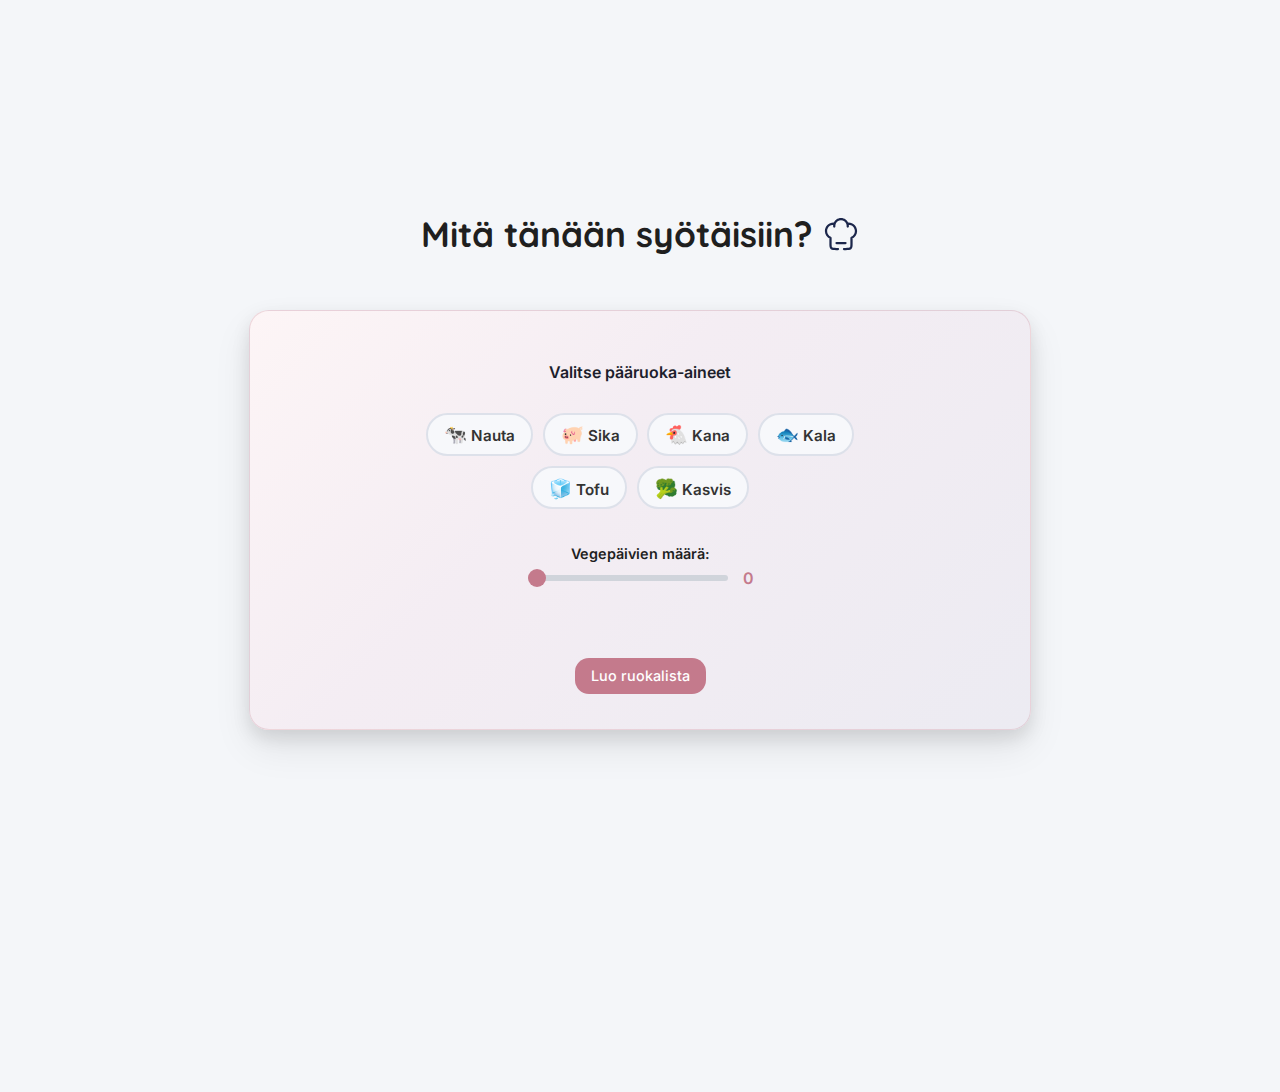
<file: index.html>
<!DOCTYPE html>
<html lang="fi">

<head>
  <meta charset="UTF-8">
  <title>Mitä tänään syötäisiin?</title>
<link rel="stylesheet" href="style.css">
</head>

<body>

 <h1>
  Mitä tänään syötäisiin?
  <img src="chef-hat-minimalistic.svg" alt="kokinhattu" class="hat-logo">
</h1>



  <div class="card show">
    <p class="main-ingredients-title">Valitse pääruoka-aineet</p>

    <div class="main-ingredients">

      <label>
  <input type="checkbox" value="nauta">
  <span><span class="ingredient-icon">🐄</span> Nauta</span>
</label>

<label>
  <input type="checkbox" value="sika">
  <span><span class="ingredient-icon">🐖</span> Sika</span>
</label>

<label>
  <input type="checkbox" value="kana">
  <span><span class="ingredient-icon">🐔</span> Kana</span>
</label>

<label>
  <input type="checkbox" value="kala">
  <span><span class="ingredient-icon">🐟</span> Kala</span>
</label>

<label>
  <input type="checkbox" value="tofu">
  <span><span class="ingredient-icon">🧊</span> Tofu</span>
</label>

<label>
  <input type="checkbox" value="kasvis">
  <span><span class="ingredient-icon">🥦</span> Kasvis</span>
</label>


    </div>


<div class="vege-slider-wrapper">
  <label for="vegeDaysSlider">Vegepäivien määrä:</label>
  <div class="vege-slider-row">
    <input type="range" id="vegeDaysSlider" min="0" max="7" value="0">
    <span id="vegeDaysValue">0</span>
  </div>
</div>


    <br>
    <button onclick="generateMealPlan()">Luo ruokalista</button>
  </div>

  <div id="overviewSection" class="card">
    <h2>Ruokalista</h2>
    <div id="overviewCard"></div>
  </div>

  <div id="mealSection" class="card">
    <h2>Reseptikortti</h2>
    <div id="mealPlan"></div>
  </div>

  <div id="printAllRecipes" style="display:none;"></div>


   <div id="shoppingSection" class="card">
    <details id="shoppingAccordion">
      <summary class="shopping-summary">
        Ostoslista
        <img class="chevron" src="chevron-down.svg" alt="">
      </summary>

      <div id="shoppingList" style="margin-top: 1rem;"></div>
    </details>
  </div>

  <script src="categories.js" defer></script>
  <script src="recipes.js" defer></script>
  <script src="main.js" defer></script>


<div id="printAllRecipes">
    <div id="printRecipes"></div>
    <div id="printShopping"></div>
</div>


</body>

</html>
</file>
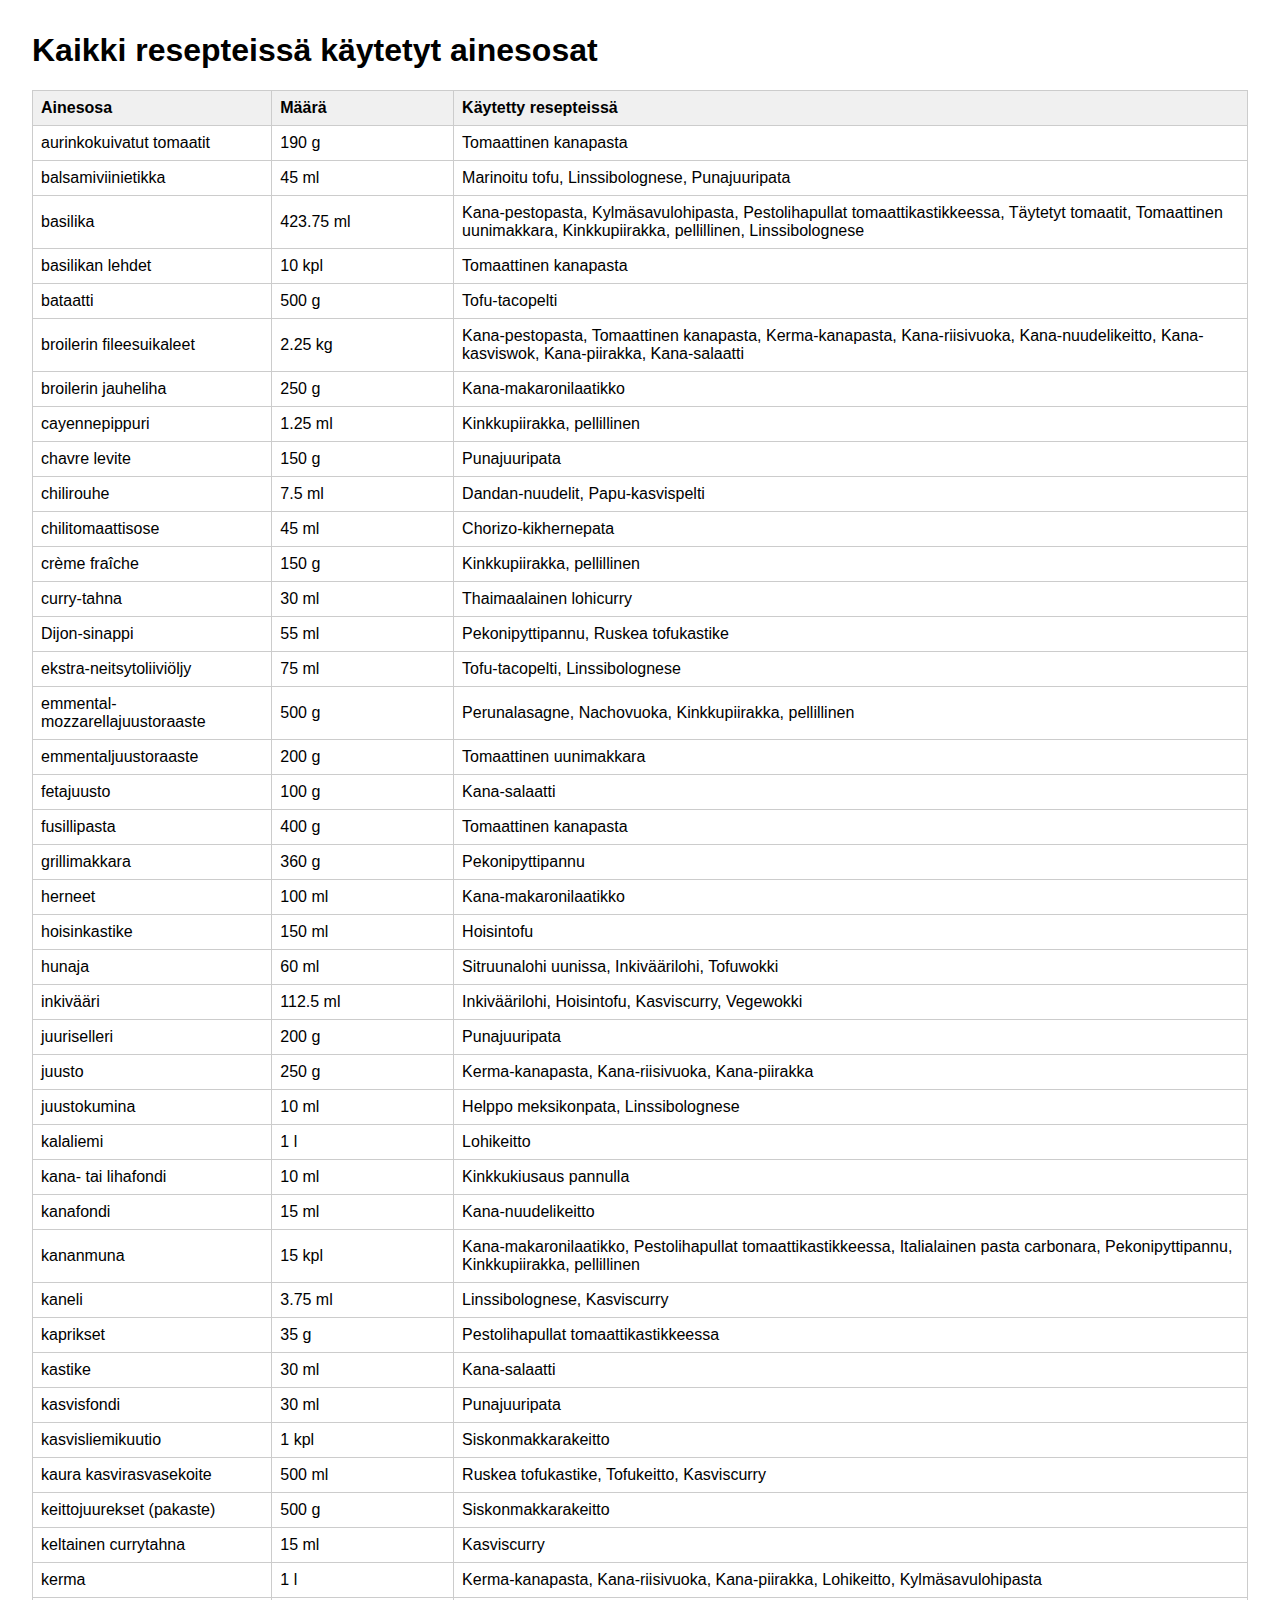
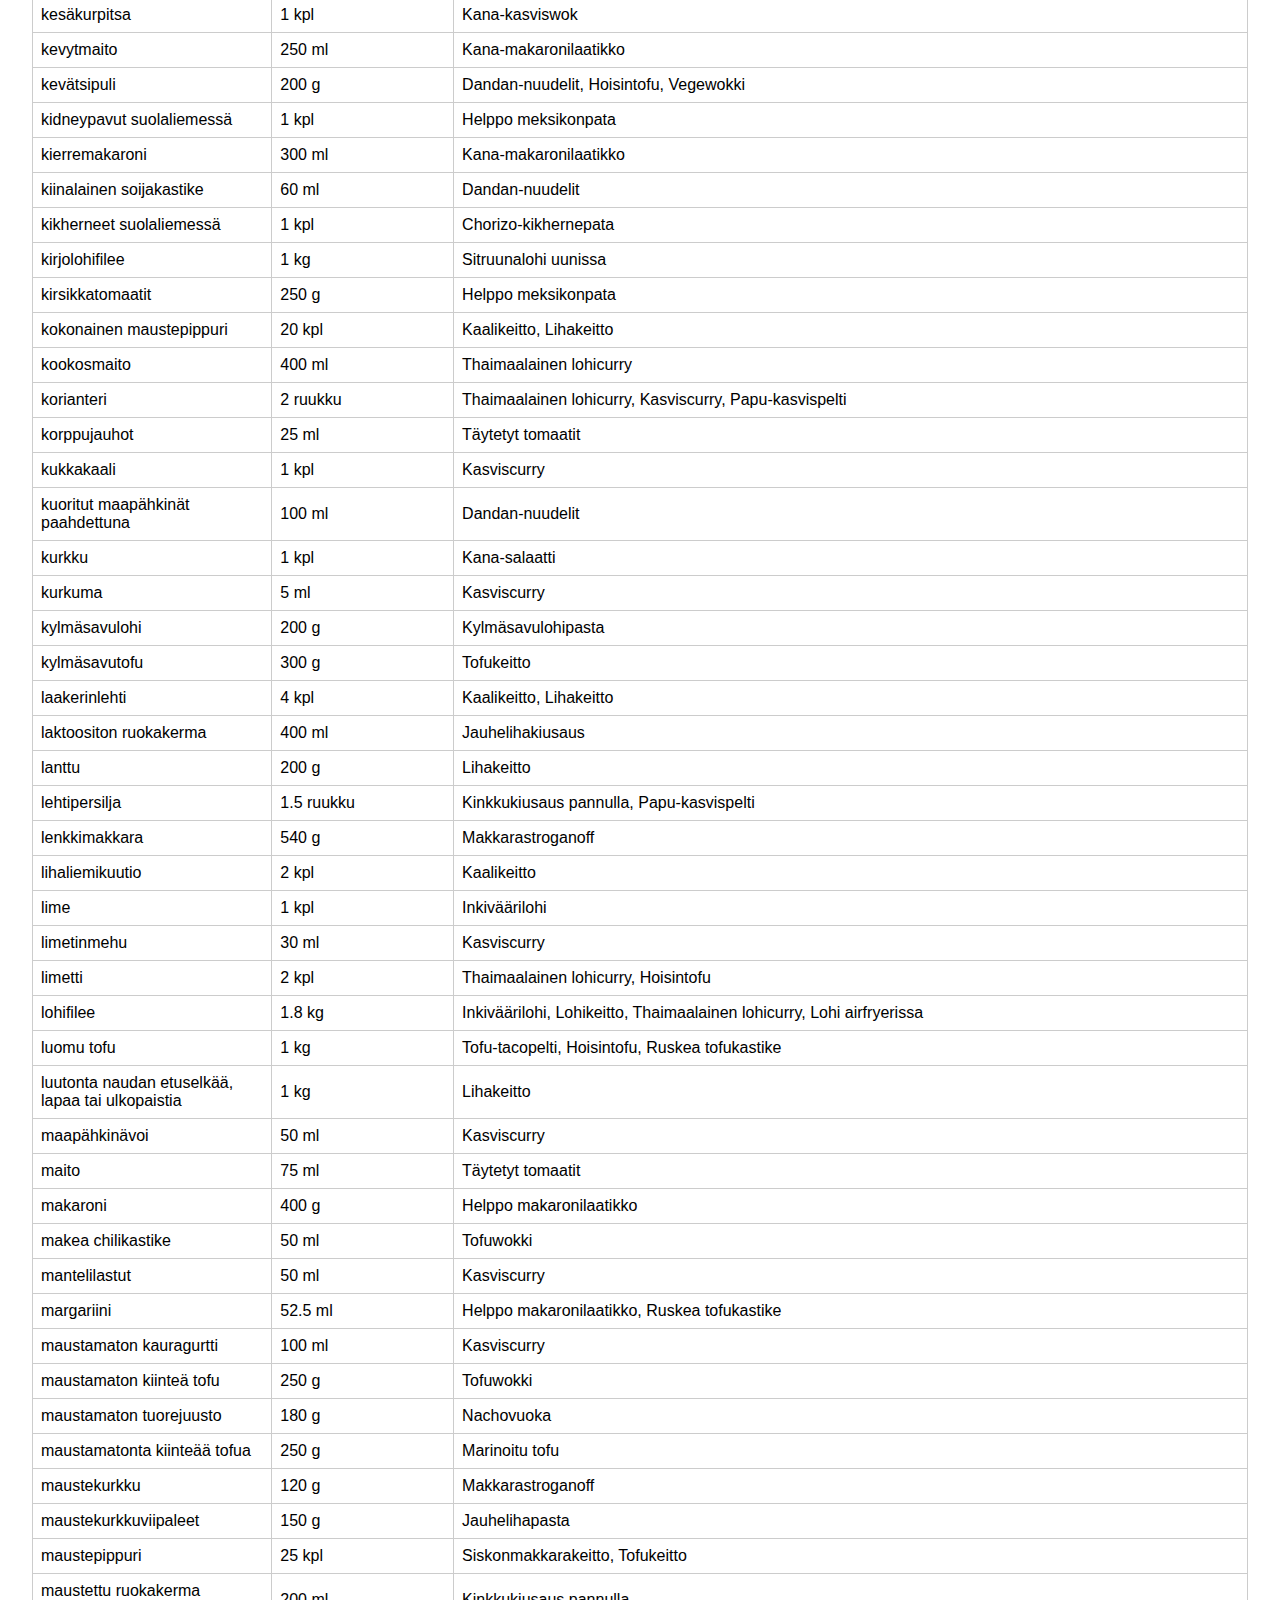
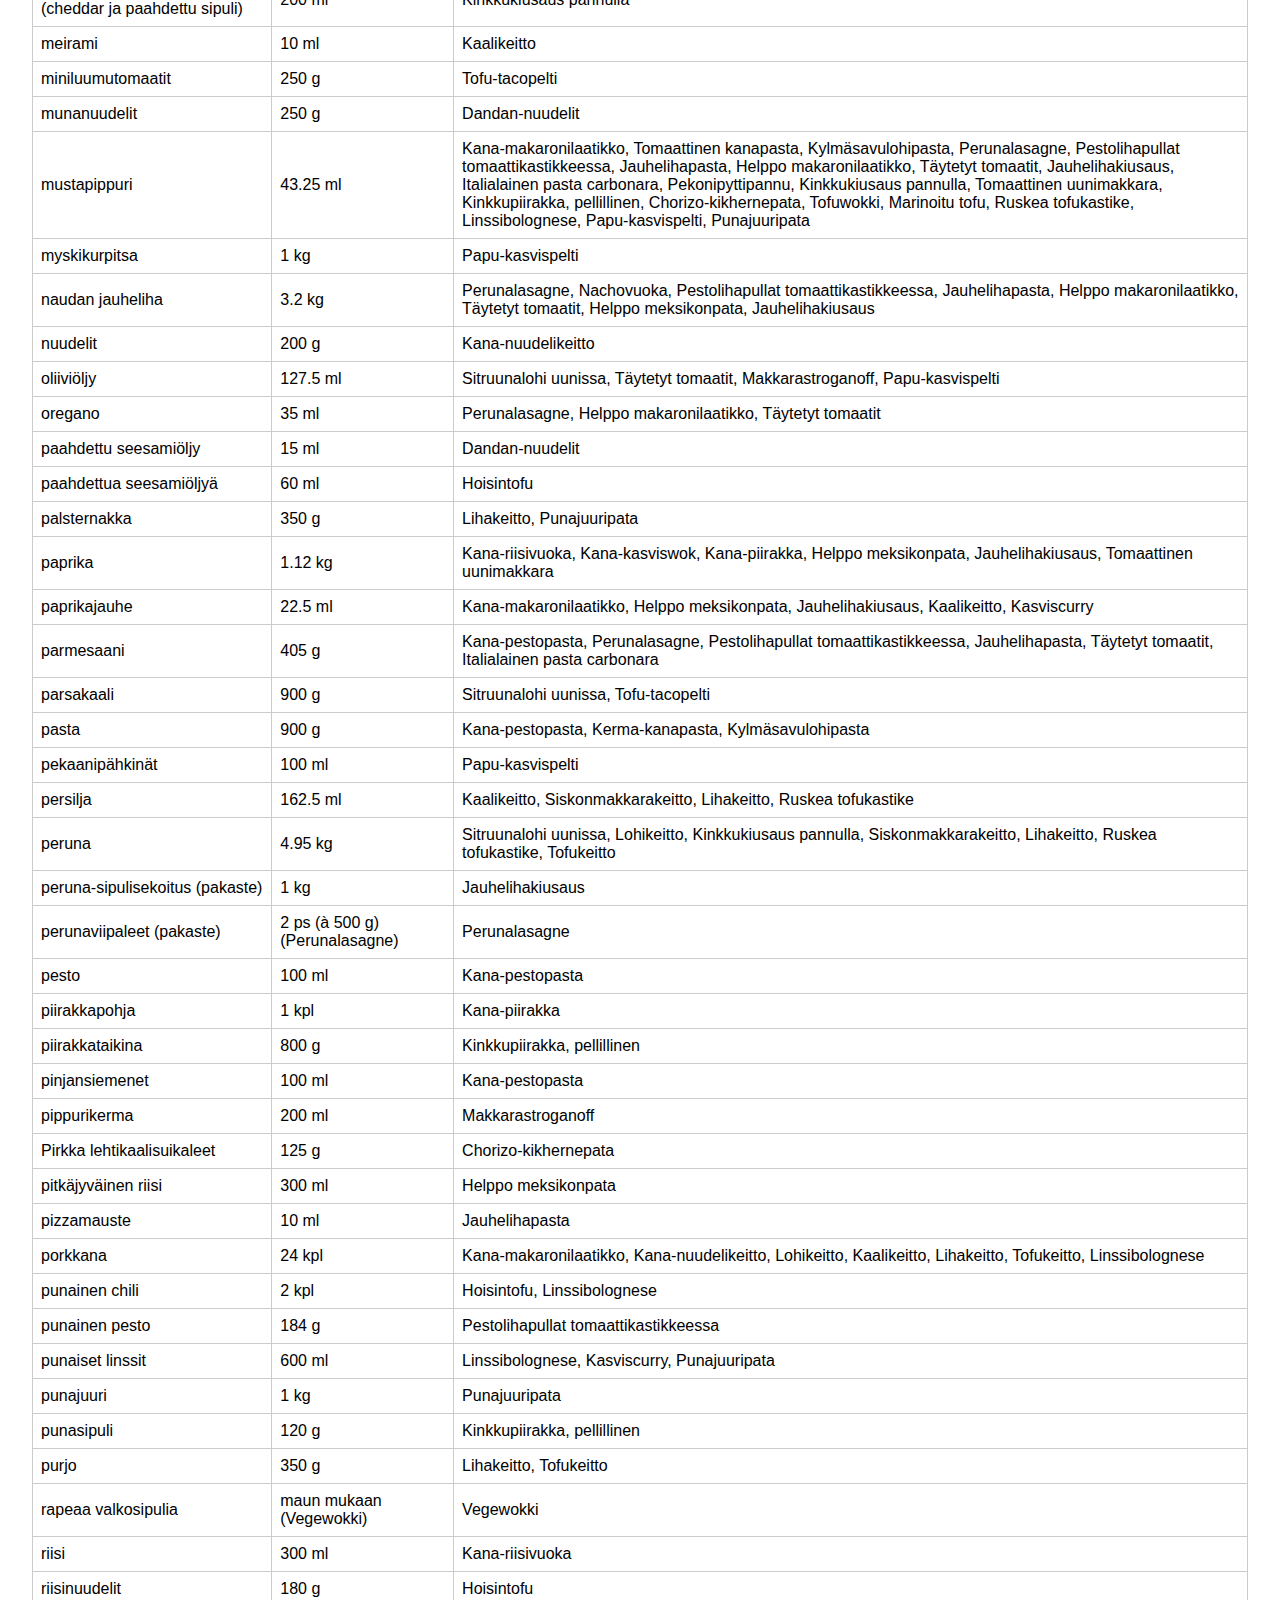
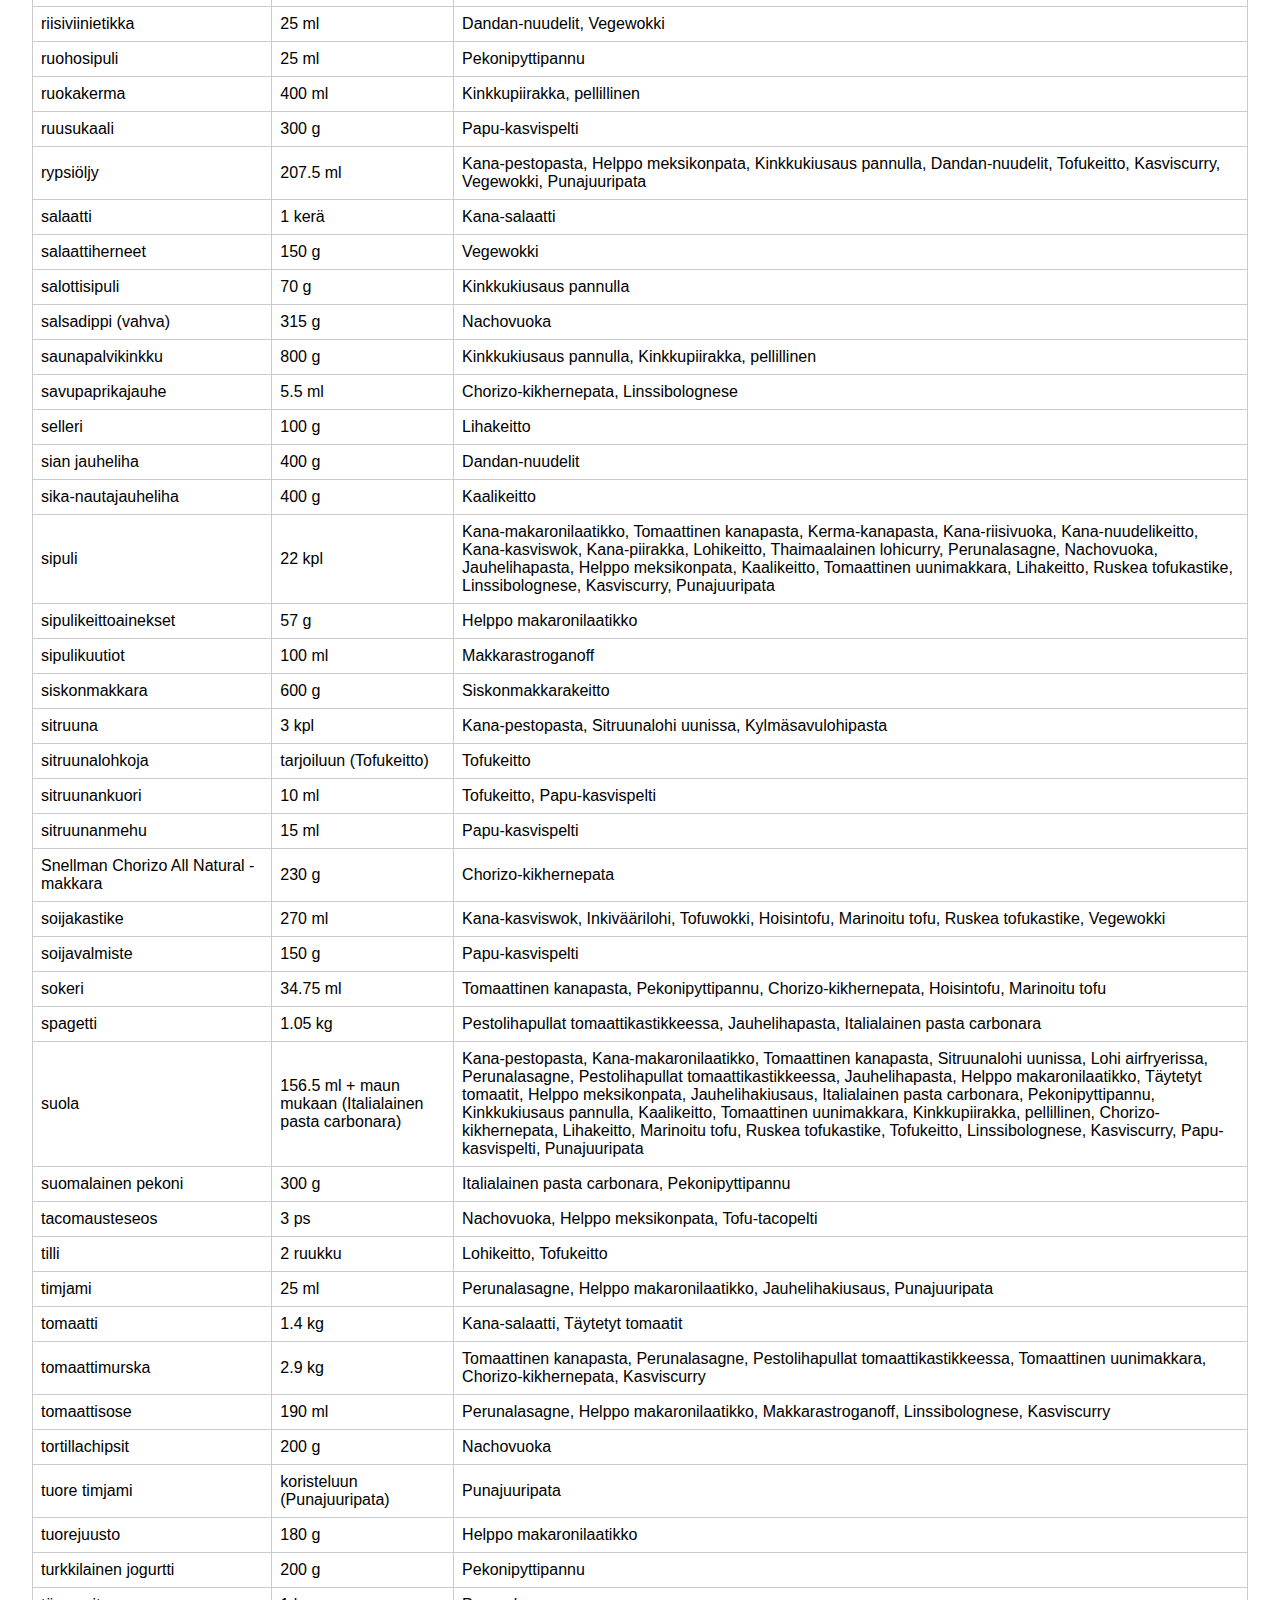
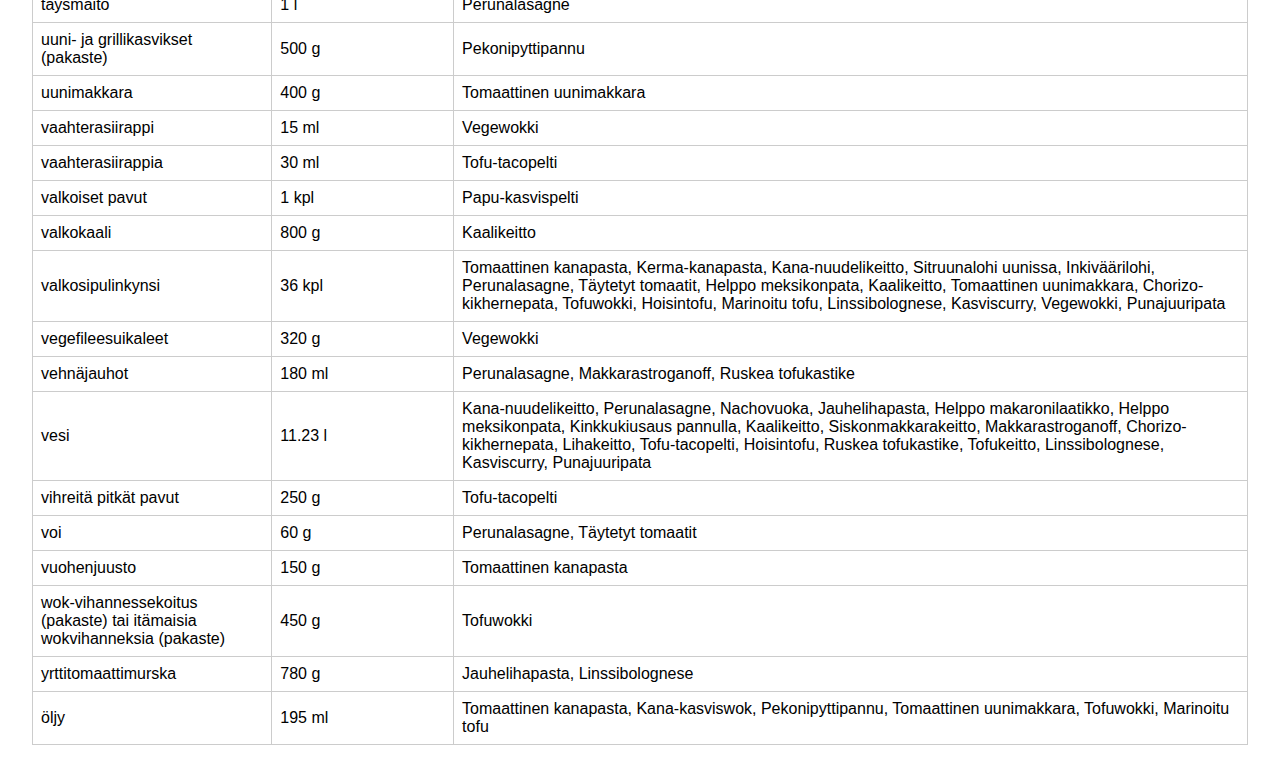
<file: test.html>
<!DOCTYPE html>
<html lang="fi">
<head>
  <meta charset="UTF-8">
  <title>Reseptien ainesosat</title>
  <style>
    body { font-family: Arial, sans-serif; margin: 2rem; }
    table { border-collapse: collapse; width: 100%; margin-top: 1rem; }
    th, td { border: 1px solid #ccc; padding: 0.5rem; text-align: left; }
    th { background-color: #f0f0f0; }
  </style>
  <script src="recipes.js" defer></script>
  <script src="tester.js" defer></script>
</head>
<body>
  <h1>Kaikki resepteissä käytetyt ainesosat</h1>
  <div id="ingredientList"></div>
</body>
</html>
</file>
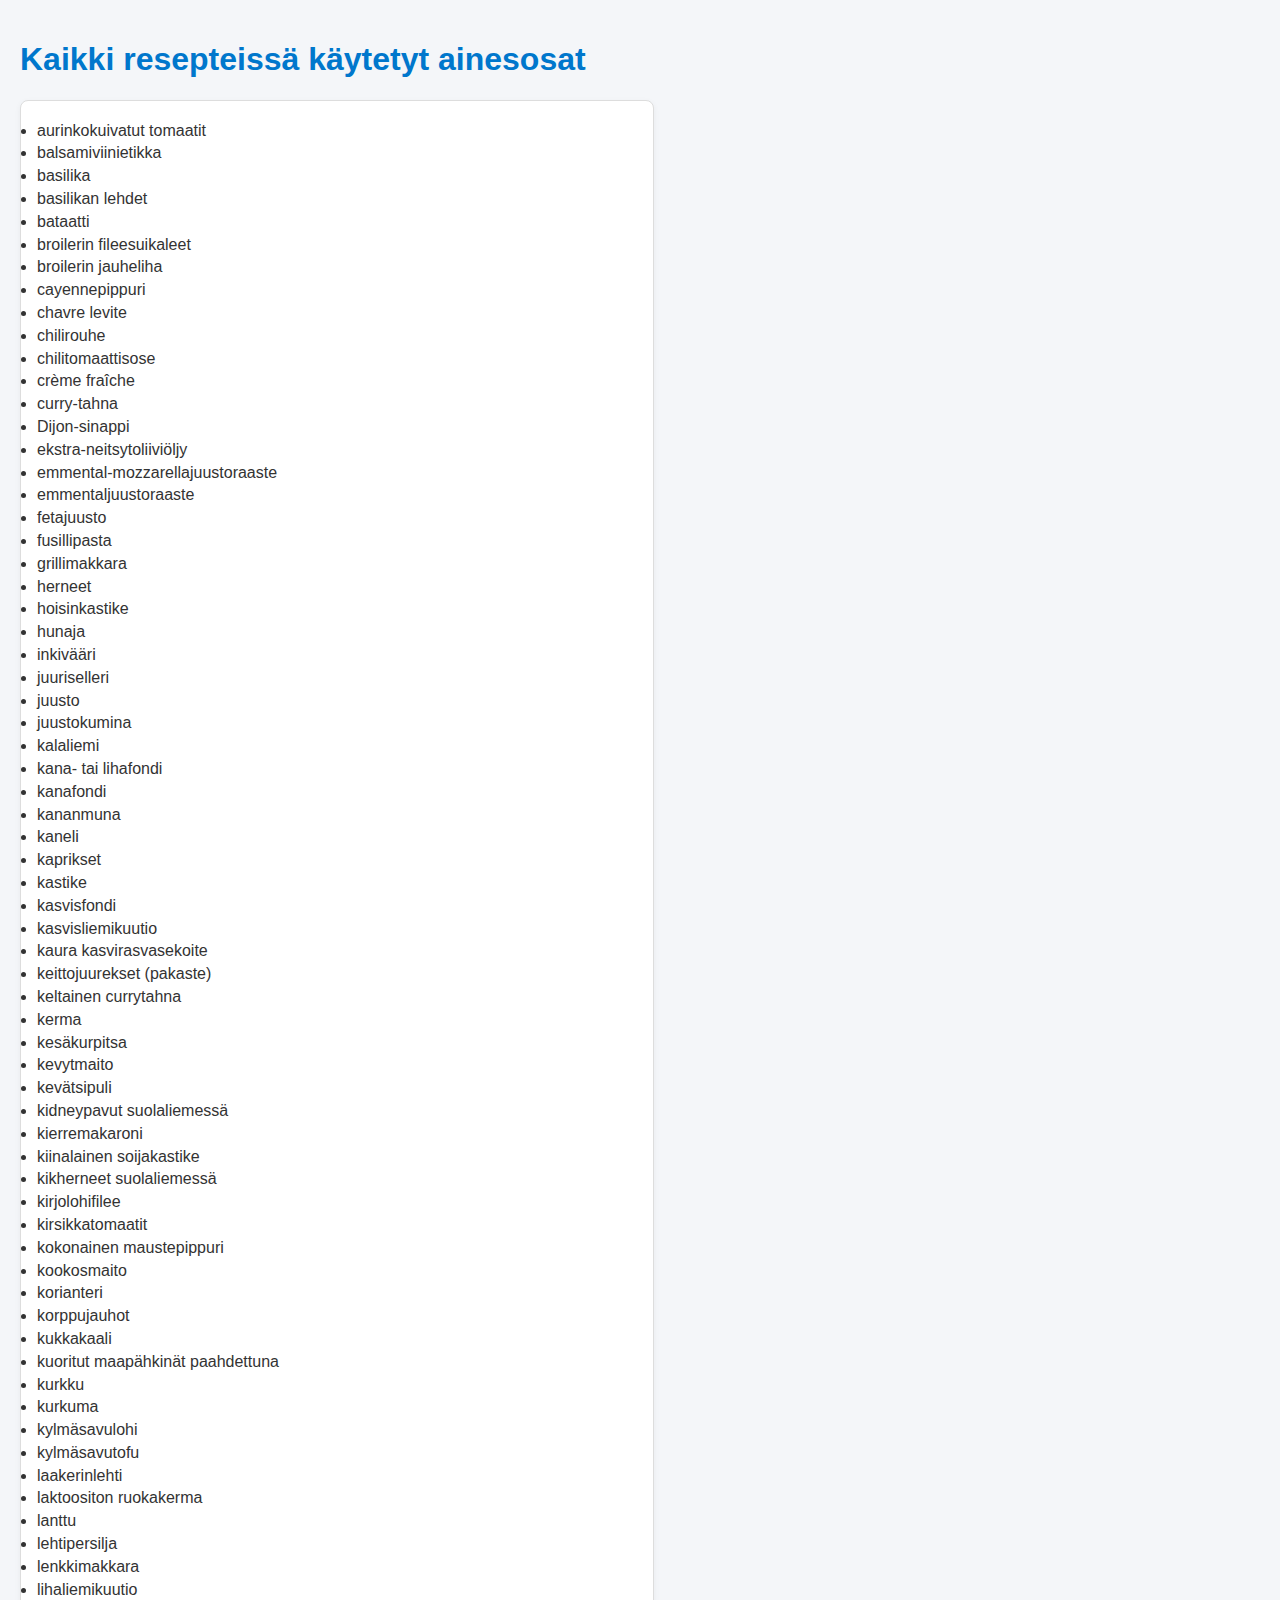
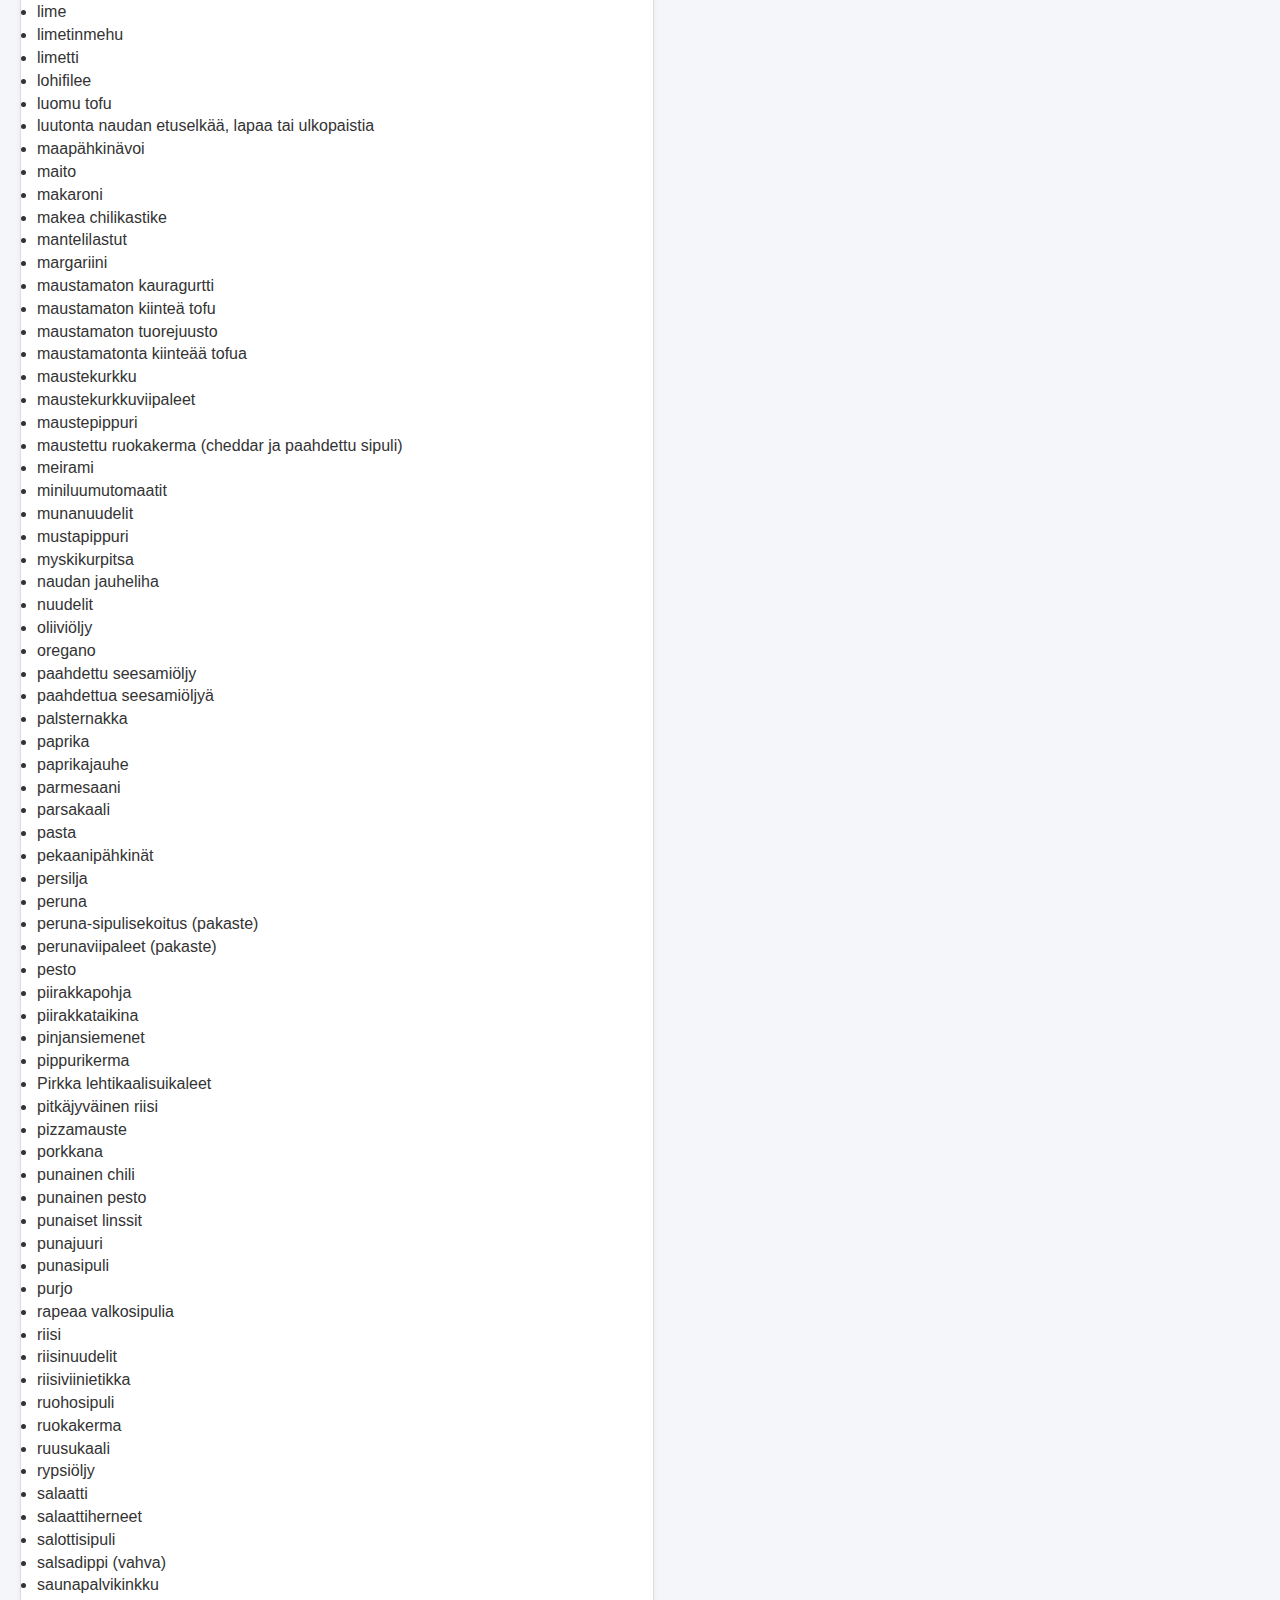
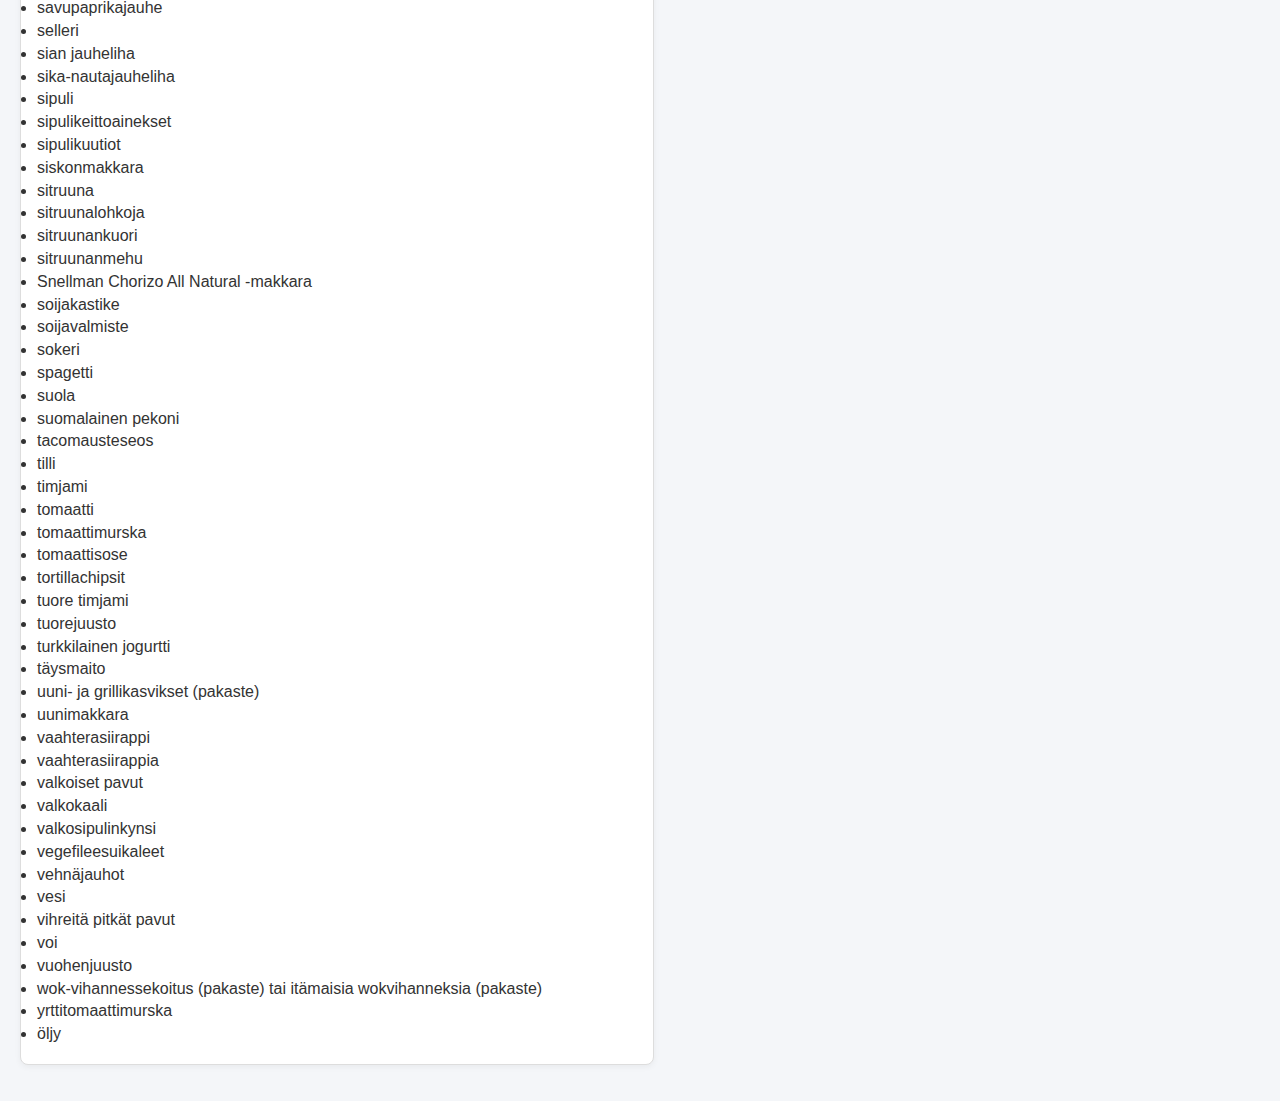
<file: tester2.html>
<!DOCTYPE html>
<html lang="fi">
<head>
  <meta charset="UTF-8">
  <title>Ainesosat – Tester2</title>
  <style>
    body {
      font-family: 'Segoe UI', Arial, sans-serif;
      background: #f4f6f9;
      color: #333;
      margin: 0;
      padding: 20px;
    }

    h1 {
      color: #0077cc;
    }

    ul {
      list-style-type: disc;
      padding-left: 1.5rem;
      background: #fff;
      border: 1px solid #ddd;
      border-radius: 8px;
      box-shadow: 0 2px 6px rgba(0,0,0,0.05);
      padding: 1rem;
      max-width: 600px;
    }

    li {
      margin: 0.3rem 0;
    }
  </style>
  <script src="recipes.js" defer></script>
  <script src="tester2.js" defer></script>
</head>
<body>
  <h1>Kaikki resepteissä käytetyt ainesosat</h1>
  <div id="ingredientList"></div>
</body>
</html>
</file>
<file: style.css>
/* ---------------------------------------------------
   FONTIT & PERUSASETUKSET
------------------------------------------------------ */

@import url('https://fonts.googleapis.com/css2?family=Inter:wght@300;400;500;600;700&display=swap');
@import url('https://fonts.googleapis.com/css2?family=Quicksand:wght@600;700&display=swap');


body {
    font-family: "Inter", Arial, sans-serif;
    background: #f4f6f9;
    margin: 0;
    padding: 2rem;
    color: #1f1f1f;
    font-size: 0.9rem;
}

h1 {
    font-family: "Quicksand", sans-serif;
    text-align: center;
    margin-bottom: 1rem;
    margin-top: 20vh;
    font-size: 2.2rem;
    font-weight: 700;
    display: flex;
    justify-content: center;
    align-items: center;
    gap: 0.6rem;
}


.hat-logo {
    width: 36px;
    height: 36px;
    display: inline-flex;
    align-items: center;
    justify-content: center;
}

.hat-logo svg {
    display: block;
}



h2 {
    font-size: 1.2rem;
    margin-bottom: 0.8rem;
    color: #1d1e2c;
    font-weight: 600;
}


h2,
.recipe-title,
#shoppingAccordion summary {
    font-family: "Quicksand", sans-serif;
}


h3 {
    font-size: 1.1rem;
}

h4 {
    font-size: 1rem;
}



/* ---------------------------------------------------
   KORTIT
------------------------------------------------------ */

.card {
    background: #fff;
    padding: 1rem 1.5rem;
    border-radius: 14px;
    box-shadow: 0 4px 12px rgba(0, 0, 0, 0.08);
    margin: 0 auto 1.5rem;
    width: 700px;
    opacity: 0;
    transform: translateY(10px);
    transition: opacity 0.4s ease, transform 0.4s ease;
}

.card.show {
    opacity: 1;
    transform: translateY(0);
}



/* ---------------------------------------------------
   PÄÄRAAKA-AINEVALINNAT
------------------------------------------------------ */

.main-ingredients {
    display: flex;
    flex-wrap: wrap;
    gap: 0.6rem;
    justify-content: center;
    max-width: 520px;
}

.main-ingredients-title {
    font-weight: 600;
    font-size: 1rem;
    color: #1d1e2c;
    margin-bottom: 0.5rem;
}


.main-ingredients label {
    display: inline-flex;
    align-items: center;
    gap: 0.45rem;

    padding: 0.55rem 1rem;
    border-radius: 24px;

    background: #f7f8fb;
    border: 2px solid #dde1ea;
    color: #333;

    font-size: 0.95rem;
    cursor: pointer;
    transition: 0.2s ease;
    font-weight: 600;
}

.main-ingredients label:hover {
    border-color: #C47A8C;
    background: #F8E5EB;
}

.main-ingredients input {
    display: none;
}

.main-ingredients input:checked+span {
    font-weight: 600;
    color: #C47A8C;
}

.main-ingredients label.selected {
    background: #F8E5EB;
    border-color: #C47A8C;
    color: #F8E5EB;
    font-weight: 600;
}


.ingredient-icon {
    font-size: 1.15rem;
}



/* ---------------------------------------------------
   NAPIT & SELECTIT
------------------------------------------------------ */

button,
select {
    padding: 0.6rem 1rem;
    border-radius: 14px;
    border: 1px solid #e2e4e7;
    margin-top: 0.5rem;
    cursor: pointer;
    font-size: 0.9rem;
    font-family: "Inter", sans-serif;
}

button {
    background: #C47A8C;
    color: #fff;
    border: none;
    font-weight: 500;
}

button:hover {
    background: #AF6A7A;
}



/* ---------------------------------------------------
   TAULUKOT (yleiskatsaus + ostoslista)
------------------------------------------------------ */

table {
    width: 100%;
    border-collapse: collapse;
    margin-top: 0.5rem;
    font-size: 0.9rem;
}

th,
td {
    padding: 6px;
    border-bottom: 1px solid #ccc;
    text-align: left;
}

th {
    background: #fff;
    color: #1d1e2c;
    font-weight: 600;
    border-bottom: 2px solid #C47A8C;
}



#overviewCard table th:nth-child(1),
#overviewCard table td:nth-child(1) {
    width: 25%;
}

#overviewCard table th:nth-child(2),
#overviewCard table td:nth-child(2) {
    width: 65%;
}

#overviewCard table th:nth-child(3),
#overviewCard table td:nth-child(3) {
    width: 10%;
    text-align: right;
}


#overviewCard table tr.active {
    background: rgba(196, 122, 140, 0.15);
    font-weight: 600;
}

#overviewCard table tr:hover {
    background: rgba(0, 0, 0, 0.06);
    cursor: pointer;
}



/* ---------------------------------------------------
   INTROKORTTI
------------------------------------------------------ */

.card:first-of-type {
    margin-top: 6vh;
    background: linear-gradient(135deg,
            #fdf5f6 0%,
            #f4edf3 40%,
            #ecebf2 100%);
    border: 1px solid rgba(196, 122, 140, 0.25);
    border-radius: 20px;

    padding: 2.2rem 2.5rem;
    max-width: 720px;

    display: flex;
    flex-direction: column;
    align-items: center;
    text-align: center;

    gap: 1.4rem;
    box-shadow:
        0 8px 18px rgba(0, 0, 0, 0.10),
        0 18px 38px rgba(0, 0, 0, 0.08);


}


/* ---------------------------------------------------
   RESEPTIKORTTI
------------------------------------------------------ */

.recipe-card {
    display: flex;
    flex-direction: column;
    gap: 1rem;
}

.recipe-title {
    text-align: center;
    margin-bottom: 0.5rem;
    font-size: 1.4rem;
    font-weight: 600;
}


.recipe-content {
    display: grid;
    grid-template-columns: 1fr 1fr;
    gap: 1.5rem;
}


.recipe-image img {
    width: 100%;
    border-radius: 12px;
    object-fit: cover;
    max-height: 250px;
}


.recipe-ingredients h4 {
    margin-top: 0;
    font-size: 1rem;
    margin-bottom: 0.3rem;
    color: #59656f;
}

.recipe-ingredients ul {
    padding-left: 1.1rem;
    margin: 0.3rem 0 0.8rem;
}

.recipe-instructions h4 {
    font-size: 1rem;
    margin: 0.3rem 0;
    color: #59656f;
}

.recipe-instructions p {
    line-height: 1.45;
}

/* ---------------------------------------------------
   OSTOSLISTA + DROPDOWN
------------------------------------------------------ */

.shopping-controls {
    display: flex;
    align-items: center;
    gap: 0.75rem;
    margin-bottom: 1rem;
}

#shoppingAccordion summary {
    font-size: 1.2rem !important;
    font-weight: 600 !important;
    color: #1d1e2c !important;
    margin-bottom: 0.5rem;
    display: flex;
    align-items: center;
    gap: 0.5rem;
    cursor: pointer;
}

#shoppingList h3 {
    background: #fff;
    color: #1d1e2c;
    font-weight: 600;
    font-size: 0.9rem;
    padding: 6px;
    margin: 1.2rem 0 0;
    border-bottom: 2px solid #C47A8C;
}

#shoppingList table {
    margin-top: 0;
}



.day-dropdown {
    position: relative;
    width: 300px;
}

.day-dropdown-toggle {
    width: 100%;
    text-align: left;
    padding: 0.5rem 2.2rem 0.5rem 0.75rem;
    border-radius: 10px;
    border: 1px solid #e2e4e7;
    background: #fff;
    cursor: pointer;
    color: #1f1f1f;
    font-size: 0.9rem;
    position: relative;
}

.day-dropdown-toggle::after {
    content: "";
    position: absolute;
    right: 0.6rem;
    top: 50%;
    transform: translateY(-50%);
    width: 20px;
    height: 20px;
    background: url("chevron-down.svg") center/contain no-repeat;
}

.day-dropdown.open .day-dropdown-toggle::after {
    background-image: url("chevron-up.svg");
}

.day-dropdown-menu {
    display: none;
    position: absolute;
    background: #fff;
    left: 0;
    right: 0;
    top: 100%;
    margin-top: 0.25rem;
    border: 1px solid #e2e4e7;
    border-radius: 10px;
    padding: 0.5rem 0.75rem;
    box-shadow: 0 4px 12px rgba(0, 0, 0, 0.08);
    z-index: 20;
}

.day-dropdown.open .day-dropdown-menu {
    display: block;
}

.day-dropdown-menu label {
    display: block;
    cursor: pointer;
    font-size: 0.9rem;
    margin-bottom: 0.25rem;
}

#shoppingList table td:first-child,
#shoppingList table th:first-child {
    width: 70%;
}

#shoppingList table td:last-child,
#shoppingList table th:last-child {
    width: 30%;
    text-align: right;
}

.shopping-summary .chevron {
    width: 20px !important;
    height: 20px !important;
    flex-shrink: 0;
    object-fit: contain;
    display: inline-block;
}


/* ---------------------------------------------------
   VEGE-SLIDER
------------------------------------------------------ */

.vege-slider-wrapper label {
    font-size: 0.9rem;
    font-weight: 600;
}

.vege-slider-row {
    display: flex;
    align-items: center;
    gap: 0.75rem;
}

#vegeDaysSlider {
    width: 200px;
    appearance: none;
    height: 6px;
    border-radius: 4px;
    background: #d0d4db;
    cursor: pointer;
}

#vegeDaysSlider::-webkit-slider-thumb {
    appearance: none;
    width: 18px;
    height: 18px;
    background: #C47A8C;
    border-radius: 50%;
    cursor: pointer;
}

#vegeDaysValue {
    font-size: 1rem;
    font-weight: 600;
    color: #C47A8C;
}

.vege-slider-wrapper {
    margin-top: 0.8rem;
    text-align: center;
}

.vege-slider-row {
    display: flex;
    justify-content: center;
    gap: 0.85rem;
    margin-top: 0.4rem;
}


/* ---------------------------------------------------
   PRINT LAYOUT
------------------------------------------------------ */
#printAllRecipes {
    position: absolute;
    top: -99999px;
    left: 0;
    width: 100%;
}


@media print {


    body * {
        display: none !important;
    }


    #printAllRecipes,
    #printAllRecipes * {
        display: block !important;
        position: static !important;
        visibility: visible !important;
        color: #000;
    }


    #printAllRecipes img {
        display: none !important;
    }


    #printAllRecipes h2 {
        font-size: 1.4rem;
        font-family: "Quicksand", sans-serif;
        margin-top: 1rem;
    }

    #printAllRecipes h3 {
        font-size: 1.2rem;
        font-family: "Quicksand", sans-serif;
        margin: 0.3rem 0 0.6rem;
    }

    #printAllRecipes h4 {
        margin-top: 0.6rem;
        font-size: 1rem;
    }

    #printAllRecipes ul {
        margin: 0.3rem 0 1rem;
        padding-left: 1.2rem;
    }

    #printAllRecipes hr {
        margin: 1.5rem 0;
        border: none;
        border-bottom: 1px solid #aaa;
    }

    .print-recipe {
        page-break-after: always;
    }
}
</file>
